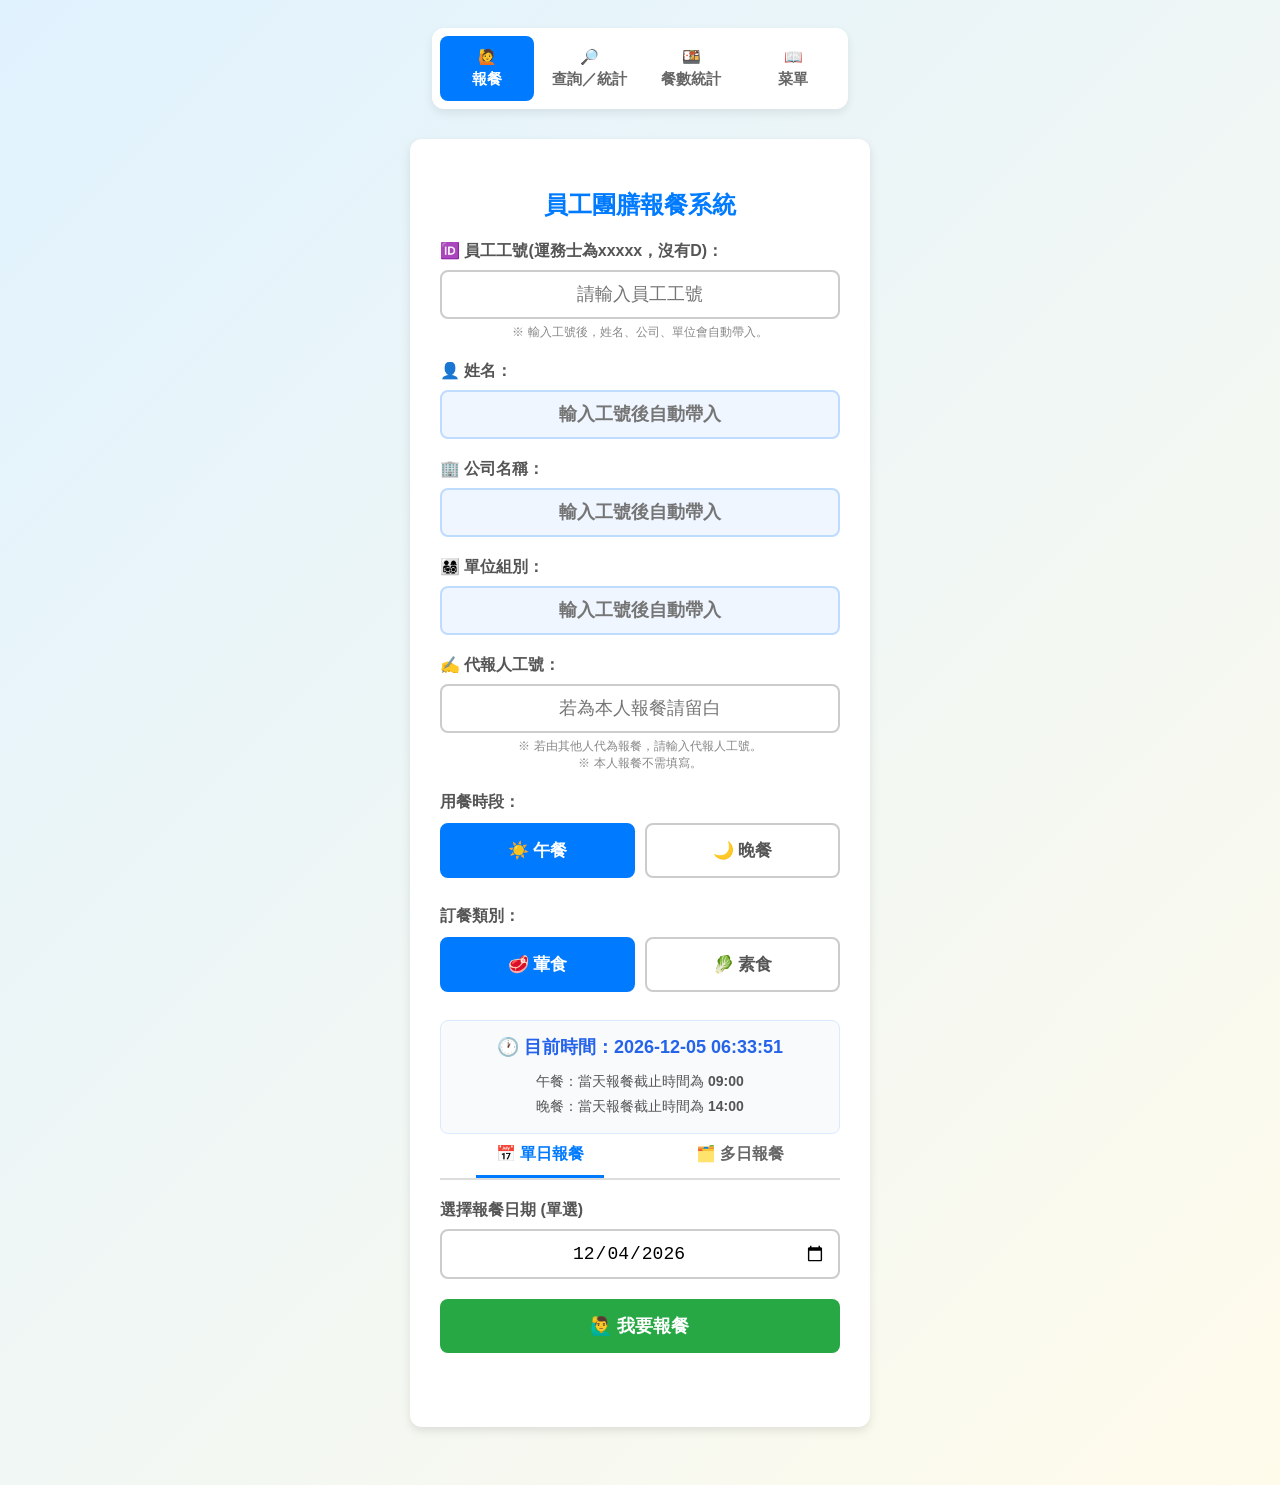
<file: index.html>
<!DOCTYPE html>
<html lang="zh-Hant-TW">

<head>

    <meta charset="UTF-8">

    <meta name="viewport" content="width=device-width, initial-scale=1.0">

    <title>員工團膳報餐系統</title>

    <link rel="manifest" href="manifest.json">
    
    <meta name="apple-mobile-web-app-capable" content="yes">

    <meta name="apple-mobile-web-app-status-bar-style" content="black">

    <link rel="apple-touch-icon" href="icon-192.png">

    <link rel="stylesheet" href="style.css">

    <script src="https://cdn.sheetjs.com/xlsx-0.20.3/package/dist/xlsx.full.min.js"></script>

</head>


<body>

     <!-- 第一層主導覽 -->

    <nav class="system-nav">

        <button type="button" class="system-nav-btn active" onclick="switchSystemPage('order')" data-page="order">
            🙋
            <span>報餐</span>
        </button>

        <button type="button" class="system-nav-btn" onclick="switchSystemPage('query')" data-page="query">
            🔎
            <span>查詢／統計</span>
        </button>

        <button type="button"class="system-nav-btn" onclick="switchSystemPage('meal-stat')" data-page="meal-stat">
            🍱
            <span>餐數統計</span>
        </button>

        <button type="button" class="system-nav-btn" onclick="switchSystemPage('menu')" data-page="menu">
            📖
            <span>菜單</span>
        </button>

    </nav>


    <!--  系統頁面 -->

    <main class="system-pages">

        <section id="page-order" class="system-page active">    

            <!--  員工資料查詢視窗 -->
            
            <div id="loadingOverlay" class="loading-overlay">
            
                <div class="loading-box">
            
                    <div class="loading-spinner"></div>
            
                    <div id="loadingText" class="loading-text">
                        正在查詢員工資料...
                    </div>
            
                    <div class="loading-hint">
                        請稍候，查詢完成後會自動關閉
                    </div>
            
                </div>
            
            </div>
               
            <div class="card">
            
                <h2> 員工團膳報餐系統 </h2>
                
                <!-- 員工工號 -->
                
                <div class="input-group">
                
                    <label for="empIdInput">    
                        🆔 員工工號(運務士為xxxxx，沒有D)：    
                    </label>
                
                    <input type="text" id="empIdInput" class="input-field" autocomplete="off" autocapitalize="characters" placeholder="請輸入員工工號">
                
                    <div class="hint">    
                        ※ 輸入工號後，姓名、公司、單位會自動帶入。    
                    </div>
                
                </div>
                
                
                <!-- 員工姓名 -->
                
                <div class="input-group">
                
                    <label for="nameInput">
                        👤 姓名：    
                    </label>
                
                    <input type="text" id="nameInput" class="auto-field"  readonly placeholder="輸入工號後自動帶入">
                
                </div>
                    
                    <!-- 公司 -->
                    
                    <div class="input-group">
                    
                        <label for="companySelect">
                            🏢 公司名稱：
                        </label>
                    
                        <input type="text"  id="companySelect" class="auto-field" readonly placeholder="輸入工號後自動帶入">
                    
                    </div>
                    
                        <!-- 單位 -->
                        
                        <div class="input-group">
                        
                            <label for="unit">
                                👨‍👩‍👧‍👦 單位組別：
                            </label>
                        
                            <input type="text" id="unit" class="auto-field" readonly placeholder="輸入工號後自動帶入">
                    
                        </div>
                
                    <!-- 代報人工號 -->
                    
                    <div class="input-group">
                    
                        <label for="proxyEmpIdInput">
                            ✍️ 代報人工號：        
                        </label>
                    
                        <input  type="text" id="proxyEmpIdInput"  class="input-field"  autocomplete="off" autocapitalize="characters" placeholder="若為本人報餐請留白">
                    
                        <div class="hint">
                            ※ 若由其他人代為報餐，請輸入代報人工號。<br>
                            ※ 本人報餐不需填寫。
                        </div>
                    
                    </div>
                
                    <!-- 用餐時段 -->
                
                    <div class="input-group">
            
                        <label>
                            用餐時段：
                        </label>   
            
                        <div class="meal-options">
                
                
                            <label class="meal-option">
                
                                <input type="radio" name="mealTime" value="午餐" checked id="white">
                
                                <span>
                                    ☀️ 午餐
                                </span>
                
                            </label>    
                
                            <label class="meal-option">
                
                                <input type="radio" name="mealTime" value="晚餐" id="black">
                
                                <span>
                                    🌙 晚餐
                                </span>
                
                            </label>   
                
                        </div>
            
                    </div>    
                
                    <!-- 葷素 -->
                
                    <div class="input-group">
            
                        <label>
                            訂餐類別：
                        </label>
            
            
                        <div class="meal-options">
            
                            <label class="meal-option">
            
                                <input type="radio" name="category" value="葷食" checked>
            
                                <span>
                                    🥩 葷食
                                </span>
            
                            </label>
            
                            <label class="meal-option">
            
                                <input type="radio" name="category" value="素食">
            
                                <span>
                                    🥬 素食
                                </span>
            
                            </label>
            
                        </div>
            
                    </div>
                
                    <div id="single-time-info" class="single-time-info">
                    
                        <div id="current-time" class="current-time">
                            🕐 目前時間：讀取中...
                        </div>            
                    
                        <div class="meal-rule">            
                             午餐：當天報餐截止時間為
                            <strong>09:00</strong>            
                        </div>            
                    
                        <div class="meal-rule">            
                            晚餐：當天報餐截止時間為
                            <strong>14:00</strong>            
                        </div>
                    
                    </div>    
                
                    <!-- 分頁 -->
                
                    <div class="tabs">    
            
                        <button class="tab-btn active"  onclick="switchTab('single')" type="button">
                            📅 單日報餐
                        </button>
            
                        <button class="tab-btn" onclick="switchTab('multi')" type="button">
                            🗂️ 多日報餐
                        </button>
            
                    </div>  
                
                    <!-- 單日報餐 -->
                
                    <div id="tab-single" class="tab-content active">
            
                        <div class="input-group">
            
                            <label for="single-date">
                                選擇報餐日期 (單選)
                            </label>
            
                            <input type="date" id="single-date" class="input-field">
            
                        </div>
            
                    </div>
                    
                    <!-- 多日報餐 -->
            
                    <div id="tab-multi" class="tab-content">
            
            
                        <div class="input-group">
            
                            <label>
                                選擇報餐日期 (可多選)
                            </label>
                            
                            <div id="multi-date-list" class="date-checkbox-list">
                            </div>
            
                        </div>
                        
                    </div>    
                
                        <!-- 報餐按鈕 -->
                
                        <button class="btn btn-lunch" id="submitBtn" onclick="submitOrder()" type="button">    
                            🙋‍♂️ 我要報餐    
                        </button>
                
                        <!-- 狀態 -->
                
                        <div class="status" id="statusMsg"></div>   
            
            </div>
        </section>

        <!--  第一層：查詢／統計 -->
    
        <section id="page-query" class="system-page">
    
            <div class="card">
    
                <h2>
                    🔎 查詢／統計
                </h2>   
    
                <!-- 查詢條件 -->
    
                <div class="input-group">
    
                    <label for="queryEmployeeId">
                        🆔 員工工號
                    </label>
    
                    <input type="text" id="queryEmployeeId" class="input-field" placeholder="" autocomplete="off">
    
                </div>
    
    
                <div class="input-group">
    
                    <label for="queryCompany">
                        🏢 公司名稱
                    </label>
    
                    <input type="text" id="queryCompany" class="input-field query-company-locked" placeholder="" autocomplete="off" readonly>
    
                </div>

                <div class="input-group">
                    <label>
                        🍽️ 用餐時段
                    </label>
                    
                    <div class="query-meal-time-group" id="queryMealTimeGroup">
                    
                        <button type="button" class="query-meal-btn active" data-meal-time="全部" onclick="selectQueryMealTime('全部')">
                            全部
                        </button>
                    
                        <button type="button" class="query-meal-btn" data-meal-time="午餐" onclick="selectQueryMealTime('午餐')">
                            午餐
                        </button>
                    
                        <button type="button" class="query-meal-btn" data-meal-time="晚餐" onclick="selectQueryMealTime('晚餐')">
                            晚餐
                        </button>
                    
                    </div>
                    
                    <!-- 實際查詢值 -->
                    <input type="hidden" id="queryMealTime" value="全部">
                    
                </div>   
    
                <div class="input-group">
    
                    <label>
                        📅 日期區間
                    </label>
    
                    <div style=" display:flex;  gap:10px;">
    
                        <input type="date" id="queryStartDate" class="input-field">
    
                        <input type="date" id="queryEndDate" class="input-field">
    
                    </div>
    
                    <div class="hint">
                        ※ 僅能查詢今天至未來 30 天
                    </div>
    
                </div>    
    
                <!-- 查詢按鈕 -->
    
                <button type="button" class="btn btn-lunch" onclick="queryOrders()">
                    🔎 查詢報餐
                </button>
    
                <!-- 查詢結果 -->
    
                <div id="queryResult" class="query-result">
    
                    <div class="hint">
                        請設定查詢條件後按「查詢報餐」
                    </div>
    
                </div>
    
            </div>
    
        </section>
    
        <!-- 餐數統計 -->
        
        <section id="page-meal-stat" class="system-page">
        
            <div class="card">
        
                <h2>
                    🍱 餐數統計
                </h2>        
        
                <!-- 統計查詢區 -->
        
                <div class="statistics-date-box">
        
                    <label for="statisticsDate">
                        📅 統計日期
                    </label>
        
                    <input type="date" id="statisticsDate">
        
                    <button type="button" onclick="getMealStatistics()" class="statistics-btn">
                        🔎 查詢
                    </button>
        
                </div>        
        
                <!-- 統計狀態 -->
        
                <div id="mealStatisticsStatus" class="status"></div>        
        
                <!-- 統計結果 -->
        
                <div id="mealStatisticsResult" class="meal-statistics-result"></div>
        
            </div>
        
        </section>    
    
        <section id="page-menu" class="system-page">
        
            <div class="card menu-card">
        
                <div id="menuCompany" class="menu-company">
                    載入中...
                </div>
        
                <!-- 菜單切換 -->
                <div class="tab-buttons menu-tab-buttons">
        
                    <button type="button" id="menuThisWeekTab" class="tab-btn active" onclick="switchMenuWeek('thisWeek')">
                        本週菜單
                    </button>
        
                    <button type="button" id="menuNextWeekTab" class="tab-btn" onclick="switchMenuWeek('nextWeek')">
                        下週菜單
                    </button>
        
                </div>
        
                <!-- 菜單內容 -->
                <div id="menuList" class="menu-list">
                    <div class="hint">
                        ⏳ 正在載入...
                    </div>
                </div>        
            </div>
        
        </section>

    </main>
    
    <script src="script.js"></script>

</body>

</html>
</file>
<file: style.css>
body {
            font-family: Arial, sans-serif;
            background:
                linear-gradient(
                    135deg,
                    #E0F2FE 0%,
                    #FFFBEB 100%
                );
            text-align: center;
            padding: 20px;
            color: #333;
            transition:
                background 0.3s ease;
        }

        /* -------------------------------------------------
           卡片
        ------------------------------------------------- */

        .card {
            background: white;
            max-width: 400px;
            margin: 30px auto;
            padding: 30px;
            border-radius: 12px;
            box-shadow:
                0 4px 10px
                rgba(0,0,0,0.1);
        }

        h2 {
            color: #007bff;
            margin-bottom: 20px;
        }

        /* -------------------------------------------------
           輸入區
        ------------------------------------------------- */

        .input-group {
            margin: 20px 0;
            text-align: left;
        }
        
        .input-group label {
            display: block;
            font-weight: bold;
            margin-bottom: 8px;
            font-size: 16px;
            color: #555;
        }

        .input-field {
            display: block;
            width: 100%;
            padding: 12px;
            font-size: 18px;
            border: 2px solid #ccc;
            border-radius: 8px;
            box-sizing: border-box;
            text-align: center;
        }

        .input-field:focus {
            border-color: #007bff;
            outline: none;
        }

        /* -------------------------------------------------
           按鈕
        ------------------------------------------------- */

        .btn {
            display: block;
            width: 100%;
            padding: 15px;
            margin: 15px 0;
            font-size: 18px;
            border: none;
            border-radius: 8px;
            cursor: pointer;
            transition: 0.2s;
            font-weight: bold;
        }

        .btn-lunch {
            background-color: #28a745;
            color: white;
        }

        .btn-lunch:hover {
            background-color: #218838;
        }

        .btn:disabled {
            background-color: #999;
            cursor: not-allowed;
        }

        /* -------------------------------------------------
           狀態訊息
        ------------------------------------------------- */

        .status {
            margin-top: 20px;
            font-weight: bold;
            font-size: 16px;
            line-height: 1.8;
            min-height: 24px;
            text-align: left;
            word-break: break-word;
        }

        .status-title {
            text-align: center;
            font-size: 18px;
            margin-bottom: 10px;
        }

        .result-success {
            color: #28a745;
        }

        .result-fail {
            color: #dc3545;
        }

        .hint {
            font-size: 12px;
            color: #888;
            text-align: center;
            margin-top: 5px;
        }

        /* -------------------------------------------------
           午餐 / 晚餐
        ------------------------------------------------- */

        .meal-options {
            display: flex;
            gap: 10px;
            margin-top: 10px;
        }

        .meal-option {
            flex: 1;
            cursor: pointer;
        }

        .meal-option input {
            display: none;
        }

        .meal-option span {
            display: block;
            padding: 14px 10px;
            text-align: center;
            border: 2px solid #ccc;
            border-radius: 8px;
            background-color: #fff;
            font-size: 17px;
            font-weight: bold;
            transition: 0.2s;
        }

        .meal-option input:checked + span {
            background-color: #007bff;
            color: white;
            border-color: #007bff;
        }

        /* -------------------------------------------------
           分頁
        ------------------------------------------------- */

        .tabs {
            display: flex;
            justify-content: space-around;
            margin-bottom: 20px;
            border-bottom: 2px solid #ddd;
        }

        .tab-btn {
            background: none;
            border: none;
            padding: 10px 20px;
            font-size: 16px;
            font-weight: bold;
            cursor: pointer;
            color: #666;
            border-bottom: 3px solid transparent;
            transition: 0.2s;
        }

        .tab-btn.active {
            color: #007bff;
            border-bottom-color: #007bff;
        }

        .tab-content {
            display: none;
        }

        .tab-content.active {
            display: block;
        }

        /* -------------------------------------------------
           多日日期
        ------------------------------------------------- */

        .date-checkbox-list {

            display: grid;

            grid-template-columns:
                repeat(1, 1fr);

            gap: 10px;

            max-height: 250px;

            overflow-y: auto;

            border:
                2px solid #ccc;

            border-radius: 8px;

            padding: 10px;

            background: #fafafa;

        }


        .date-item {

            display: flex;

            align-items: center;

            padding: 8px;

            background: white;

            border:
                1px solid #ddd;

            border-radius: 6px;

            cursor: pointer;

        }


        .date-item:hover {

            background: #f0f8ff;

        }


        .date-item input {

            margin-right: 8px;

            transform: scale(1.2);

        }


        /* -------------------------------------------------
           午餐背景
        ------------------------------------------------- */

        body.white-mode {

            background:
                linear-gradient(
                    135deg,
                    #E0F2FE 0%,
                    #FFFBEB 100%
                );

        }


        /* -------------------------------------------------
           晚餐背景
        ------------------------------------------------- */

        body.dark-mode {

            background:
                linear-gradient(
                    135deg,
                    #0F172A 0%,
                    #1E1B4B 100%
                );

        }


        body.dark-mode .card {

            background: #f8fafc;

        }

    /* =================================================
       員工資料查詢視窗
    ================================================= */
    
    .loading-overlay {
    
        display: none;
    
        position: fixed;
    
        top: 0;
        left: 0;
        right: 0;
        bottom: 0;
    
        background: rgba(0, 0, 0, 0.55);
    
        z-index: 99999;
    
        justify-content: center;
    
        align-items: center;
    
    }
    
    
    .loading-box {
    
        width: 280px;
    
        padding: 30px 20px;
    
        background: white;
    
        border-radius: 15px;
    
        text-align: center;
    
        box-shadow:
            0 5px 25px
            rgba(0, 0, 0, 0.3);
    
    }
    
    
    .loading-spinner {
    
        width: 45px;
    
        height: 45px;
    
        margin: 0 auto 20px;
    
        border:
            5px solid #e5e7eb;
    
        border-top-color:
            #007bff;
    
        border-radius: 50%;
    
        animation:
            loading-spin 0.8s linear infinite;
    
    }
    
    
    .loading-text {
    
        font-size: 18px;
    
        font-weight: bold;
    
        color: #333;
    
    }
    
    
    .loading-hint {
    
        margin-top: 10px;
    
        font-size: 14px;
    
        color: #888;
    
    }
    
    
    @keyframes loading-spin {
    
        from {
            transform: rotate(0deg);
        }
    
        to {
            transform: rotate(360deg);
        }
    
    }

    /* -------------------------------------------------
       系統自動帶入欄位
    ------------------------------------------------- */
    
    .auto-field {
    
        display: block;
    
        width: 100%;
    
        padding: 12px;
    
        font-size: 18px;
    
        border:
            2px solid #bfdbfe;
    
        border-radius: 8px;
    
        box-sizing: border-box;
    
        text-align: center;
    
        background-color: #eff6ff;
    
        color: #374151;
    
        font-weight: bold;
    
        cursor: not-allowed;
    
    }

        /* -------------------------------------------------
           單日報餐時間資訊
        ------------------------------------------------- */

        .single-time-info {
        
            margin-top: 12px;
        
            padding: 14px;
        
            background-color: #f8fafc;
        
            border:
                1px solid #dbeafe;
        
            border-radius: 8px;
        
            text-align: center;
        
        }
        
        
        /* 目前時間 */
        
        .current-time {
        
            font-size: 18px;
        
            font-weight: bold;
        
            color: #2563eb;
        
            margin-bottom: 10px;
        
        }
        
        
        /* 報餐規則 */
        
        .meal-rule {
        
            font-size: 14px;
        
            color: #555;
        
            line-height: 1.8;
        
        }

        /* =================================================
           系統第一層頁面
        ================================================= */
        
        .system-page {
            display: none;
        }
        
        .system-page.active {
            display: block;
        }

        /* =================================================
           系統第一層主導覽
        ================================================= */
        
        .system-nav {
        
            max-width: 400px;
        
            margin: 0 auto 20px auto;
        
            display: grid;
        
            grid-template-columns:
                repeat(4, 1fr);
        
            gap: 8px;
        
            background: white;
        
            padding: 8px;
        
            border-radius: 12px;
        
            box-shadow:
                0 4px 10px
                rgba(0,0,0,0.08);
        
        }
        
        
        .system-nav-btn {
        
            border: none;
        
            background: transparent;
        
            padding: 12px 6px;
        
            border-radius: 8px;
        
            cursor: pointer;
        
            font-size: 15px;
        
            font-weight: bold;
        
            color: #666;
        
            transition: 0.2s;
        
        }
        
        
        .system-nav-btn span {
        
            display: block;
        
            margin-top: 4px;
        
        }
        
        
        .system-nav-btn:hover {
        
            background: #f0f8ff;
        
            color: #007bff;
        
        }
        
        
        .system-nav-btn.active {
        
            background: #007bff;
        
            color: white;
        
        }
        
        
        /* -------------------------------------------------
           手機版
        ------------------------------------------------- */
        
        @media (max-width: 500px) {
        
            .system-nav-btn {
        
                font-size: 13px;
        
                padding: 10px 3px;
        
            }
        
        }

        /* =================================================
           查詢日期區間
           手機版防止日期欄位突出
        ================================================= */
        
        #page-query input[type="date"] {
            min-width: 0;
            width: 100%;
        }
        
        #page-query .input-group > div[style*="display:flex"] {
            width: 100%;
            box-sizing: border-box;
        }
        
        @media (max-width: 600px) {
        
            #page-query .input-group > div[style*="display:flex"] {
                gap: 6px !important;
            }
        
            #page-query input[type="date"] {
                min-width: 0;
                width: 0;
                flex: 1 1 0;
                box-sizing: border-box;
        
                /* 手機版日期文字縮小 */
                font-size: 15px;
                padding: 10px 6px;
            }
        
        }

        /* =================================================
           查詢結果表格
        ================================================= */
        
        .query-result {
            width: 100%;
            max-width: 1400px;
            margin: 20px auto;
        }
        
        .query-table-wrapper {
        
            width: 100%;
        
            overflow-x: auto;
        
            margin-top: 20px;
        
            border:
                1px solid #ddd;
        
            border-radius: 10px;
        
            background: white;
        
        }
        
        
        .query-table {
        
            width: 100%;
        
            min-width: 1050px;
        
            border-collapse: collapse;
        
            font-size: 14px;
        
        }
        
        
        .query-table th {
        
            background: #007bff;
        
            color: white;
        
            padding: 12px 10px;
        
            border:
                1px solid #ddd;
        
            white-space: nowrap;
        
            text-align: center;
        
        }
        
        
        .query-table td {
        
            padding: 11px 10px;
        
            border:
                1px solid #ddd;
        
            white-space: nowrap;
        
            text-align: center;
        
        }
        
        
        .query-table tbody tr:nth-child(even) {
        
            background:
                #f8fafc;
        
        }
        
        
        .query-table tbody tr:hover {
        
            background:
                #eff6ff;
        
        }
        
        
        /* =================================================
           電腦版
        ================================================= */
        
        @media (min-width: 769px) {
        
            .query-result {
        
                width: 100%;
        
                max-width: 1400px;
        
                padding:
                    0 20px;
        
                box-sizing: border-box;
        
            }
        
        }
        
        
        /* =================================================
           手機版
        ================================================= */
        
        @media (max-width: 768px) {
        
            .query-result {
        
                width: 100%;
        
                padding:
                    0 10px;
        
                box-sizing: border-box;
        
            }
        
            .query-table-wrapper {
        
                border-radius: 8px;
        
            }
        
            .query-table {
        
                min-width: 1050px;
        
                font-size: 13px;
        
            }
        
        }

        
        
        /* =========================================
           可取消按鈕
        ========================================= */
        
        .cancel-order-btn {
        
            background: #dc3545;
        
            color: #ffffff;
        
            border: none;
        
            border-radius: 8px;
        
            padding: 7px 14px;
        
            font-size: 14px;
        
            font-weight: 600;
        
            cursor: pointer;
        
            transition: all 0.2s ease;
        
        }
        
        
        /* 滑過去 */
        
        .cancel-order-btn:hover {
        
            background: #c82333;
        
            transform: translateY(-1px);
        
        }
        
        
        /* 按下去 */
        
        .cancel-order-btn:active {
        
            background: #a71d2a;
        
            transform: translateY(0);
        
        }
        
        
        /* =========================================
           不可取消
        ========================================= */
        
        .status-disabled {
        
            color: #888888;
        
            background: #eeeeee;
        
            border-radius: 8px;
        
            padding: 7px 14px;
        
            font-size: 14px;
        
            cursor: not-allowed;
        
            display: inline-block;
        
        }

        /* =================================================
           查詢頁面：授權公司鎖定欄位
        ================================================= */
        
        .query-company-locked {
            background-color: #eff6ff !important;
            border-color: #bfdbfe !important;
            color: #374151;
            font-weight: bold;
            cursor: not-allowed !important;
        }
        
        .query-company-locked:hover {
            cursor: not-allowed !important;
        }             
        
        .menu-company {
            text-align: center;
            font-size: 28px;
            font-weight: 700;
            color: #555;
            margin: 8px 0 22px;
        }
        
        
        /* =================================================
           表格
        ================================================= */
        
        .menu-list {
            width: 100%;
        
            overflow-x: auto;
        
            padding: 5px 2px 15px;
        }
        
        
        /* =================================================
           菜單頁面
        ================================================= */
        
        .menu-card {
            width: 100%;
            max-width: 1400px;
            margin: 30px auto;
            box-sizing: border-box;
        }
        
        .menu-company {
            text-align: center;
            font-size: 20px;
            font-weight: 700;
            color: #555;
            margin: 8px 0 22px;
        }
        
        
        /* =================================================
           七天菜單列表
        ================================================= */
        
        .menu-list {
            width: 100%;
            overflow-x: auto;
            padding: 5px 2px 15px;
            box-sizing: border-box;
        }


        /* =================================================
           七天菜單表格
        ================================================= */
        
        .menu-table {
            width: 100%;
        
            /*
               左側餐點欄 + 星期一～星期日
               固定表格配置，避免某一天被內容撐寬
            */
            table-layout: fixed;
        
            /*
               手機仍保留最小寬度，
               避免七天全部擠在一起
            */
            min-width: 850px;
        
            border-collapse: separate;
            border-spacing: 0;
        
            background: #ffffff;
        
            border-radius: 16px;
            overflow: hidden;
        
            box-shadow:
                0 4px 15px rgba(0, 0, 0, 0.08);
        
            border: 1px solid #e8e8e8;
        }
        
        
        /* =================================================
           所有儲存格
        ================================================= */
        
        .menu-table th,
        .menu-table td {
            padding: 13px 10px;
        
            text-align: center;
            vertical-align: middle;
        
            border-right:
                1px solid #eeeeee;
        
            border-bottom:
                1px solid #eeeeee;
        
            box-sizing: border-box;
        
            /*
               文字太長時自動換行
               不允許內容把欄位撐寬
            */
            overflow-wrap: anywhere;
            word-break: break-word;
        }


        /* =================================================
           左側「餐點」分類欄
        ================================================= */
        
        .menu-category-column {
            width: 100px;
            min-width: 100px;
            max-width: 100px;
        
            background:
                linear-gradient(
                    135deg,
                    #fff5f5,
                    #ffe8e8
                );
        
            color: #d85c5c;
            font-weight: 800;
        
            position: sticky;
            left: 0;
            z-index: 3;
        }
        
        
        /* =================================================
           日期標題
        ================================================= */
        
        .menu-table thead th {
            background:
                linear-gradient(
                    135deg,
                    #ff9a9e,
                    #fad0c4
                );
        
            color: #ffffff;
            font-weight: 700;
        
            height: 65px;
        
            /* 手機上下滑時固定第一列 */
            position: sticky;
            top: 0;
        
            /* 確保表頭蓋住下面內容 */
            z-index: 5;
        }
        
        
        /* =================================================
           左上角「餐點」
        ================================================= */
        
        .menu-table thead th:first-child {
            width: 100px;
            min-width: 100px;
            max-width: 100px;
        
            background:
                linear-gradient(
                    135deg,
                    #f47b82,
                    #f5a6a9
                );
        
            /* 同時固定左邊 + 上方 */
            position: sticky;
            left: 0;
            top: 0;
        
            /* 左上角層級最高 */
            z-index: 7;
        }

        
        
        /* =================================================
           星期一～星期日
           7 欄平均分配
        ================================================= */
        
        .menu-table thead th:not(:first-child),
        .menu-table tbody td:not(.menu-row-category) {
            width: calc((100% - 100px) / 7);
        }
        
        
        /* =================================================
           日期
        ================================================= */
        
        .menu-table-date {
            font-size: 16px;
            font-weight: 800;
        }
        
        
        /* =================================================
           星期
        ================================================= */
        
        .menu-table-week {
            margin-top: 4px;
            font-size: 13px;
            opacity: 0.95;
        }
        
        
        /* =================================================
           菜色內容
        ================================================= */
        
        .menu-table td {
            color: #444;
            font-size: 15px;
            line-height: 1.5;
            background: #ffffff;
        }
        
        
        /* =================================================
           滑鼠移過去
        ================================================= */
        
        .menu-table tbody tr:hover td {
            background: #fffafa;
        }
        
        
        /* =================================================
           左側分類名稱
        ================================================= */
        
        .menu-row-category {
            width: 100px;
            min-width: 100px;
            max-width: 100px;
        
            font-size: 14px;
            font-weight: 800;
        
            color: #d85c5c;
            background: #fff7f7 !important;
        
            position: sticky;
            left: 0;
            z-index: 2;
        }
        
        
        /* =================================================
           菜名
        ================================================= */
        
        .menu-food-name {
            font-weight: 600;
            color: #333;
        
            word-break: break-word;
            overflow-wrap: anywhere;
        }
        
        
        /* =================================================
           沒有菜色
        ================================================= */
        
        .menu-food-empty {
            color: #aaa;
            font-weight: 400;
        }
        
        
        /* =================================================
           沒有菜單
        ================================================= */
        
        .menu-empty {
            padding: 20px;
        
            text-align: center;
        
            color: #999999;
        }
        
        
        /* =================================================
           菜單狀態
        ================================================= */
        
        #menuStatus {
            margin-top: 15px;
            text-align: center;
        }
        
        
        /* =================================================
           手機版
        ================================================= */
        
        @media (max-width: 700px) {
        
            .menu-table {
                /*
                   850px = 左側 100px
                         + 7 × 約107px
                */
                min-width: 850px;
            }
        
            .menu-table th,
            .menu-table td {
                padding: 11px 8px;
            }
        
            .menu-category-column,
            .menu-table thead th:first-child,
            .menu-row-category {
                width: 85px;
                min-width: 85px;
                max-width: 85px;
            }
        
            .menu-table thead th:not(:first-child),
            .menu-table tbody td:not(.menu-row-category) {
                width: calc((100% - 85px) / 7);
            }
        
        }
        
        /* =================================================
           手機版固定最左邊欄位
           ================================================= */
        
        @media (max-width: 700px) {
        
            /* 菜單橫向滑動區 */
            .menu-list {
                width: 100%;
                overflow-x: auto;
                overflow-y: visible;
                -webkit-overflow-scrolling: touch;
            }
        
            /* 左上角「餐點」 */
            .menu-table thead th:first-child {        
                z-index: 20;
        
                width: 85px;
                min-width: 85px;
                max-width: 85px;
        
                background:
                    linear-gradient(
                        135deg,
                        #f47b82,
                        #f5a6a9
                    );
        
                box-shadow:
                    2px 0 4px rgba(0, 0, 0, 0.08);
            }
        
            /* 左側「主食／配菜／甜湯」 */
            .menu-table tbody .menu-row-category {
                position: sticky;
                left: 0;
        
                z-index: 10;
        
                width: 85px;
                min-width: 85px;
                max-width: 85px;
        
                background: #fff7f7 !important;
        
                box-shadow:
                    2px 0 4px rgba(0, 0, 0, 0.08);
            }
        
        }


        
        /* =================================================
           餐點統計日期
           ================================================= */
        
        .statistics-date-box {
            display: flex;
            align-items: center;
            justify-content: center;
            gap: 12px;
            flex-wrap: wrap;
            margin: 15px 0 20px;
        }
        
        .statistics-date-box label {
            font-weight: 700;
            color: #333;
        }
        
        .statistics-date-box input[type="date"] {
            padding: 9px 12px;
            border: 1px solid #ccc;
            border-radius: 8px;
            font-size: 15px;
        }
        
        .statistics-btn {
            border: none;
            border-radius: 8px;
            padding: 10px 18px;
            background: #1976d2;
            color: #fff;
            font-size: 15px;
            font-weight: 700;
            cursor: pointer;
            transition: 0.2s;
        }
        
        .statistics-btn:hover {
            background: #125ca8;
        }
               
        
        /* =================================================
           公司統計 CARD
           ================================================= */
        
        .meal-stat-card {
            background: #fff;
        
            border: 1px solid #e1e5ea;
        
            border-radius: 14px;
        
            overflow: hidden;
        
            box-shadow:
                0 3px 12px
                rgba(0, 0, 0, 0.07);
        
            transition:
                transform 0.2s,
                box-shadow 0.2s;
        }
        
        
        .meal-stat-card:hover {
        
            transform:
                translateY(-2px);
        
            box-shadow:
                0 6px 18px
                rgba(0, 0, 0, 0.11);
        
        }
        
        
        /* =================================================
           公司名稱
           ================================================= */
        
        .meal-stat-company {
        
            padding: 14px 18px;
        
        background:
            linear-gradient(
                135deg,
                #1976d2,
                #42a5f5
            );
        
            color: #fff;
        
            font-size: 18px;
        
            font-weight: 700;
        
        }
        
        
        /* =================================================
           午餐／晚餐區塊
           ================================================= */
        
        .meal-stat-section {
        
            padding: 14px 16px;
        
            border-bottom:
                1px solid #edf0f3;
        }
        
        
        .meal-stat-title {
        
            font-size: 16px;
        
            font-weight: 700;
        
            color: #333;
        
            margin-bottom: 10px;
        
        }
        
        
        /* =================================================
           葷／素／合計
           ================================================= */
        
        .meal-stat-row {
        
            display: grid;
        
            grid-template-columns:
                repeat(
                    3,
                    1fr
                );
        
            gap: 8px;
        
        }
        
        
        .meal-stat-item {
        
            text-align: center;
        
            background: #f7f9fb;
        
            border-radius: 9px;
        
            padding: 9px 5px;
        
        }
        
        
        .meal-stat-item-label {
        
            font-size: 13px;
        
            color: #777;
        
            margin-bottom: 3px;
        
        }
        
        
        .meal-stat-item-value {
        
            font-size: 22px;
        
            font-weight: 800;
        
            color: #333;
        
        }
        
        
        /* =================================================
           合計欄
           ================================================= */
        
        .meal-stat-item.total {
        
            background:
                #e8f3ff;
        
        }
        
        
        .meal-stat-item.total
        .meal-stat-item-label {
        
            color:
                #1976d2;
        
        }
        
        
        .meal-stat-item.total
        .meal-stat-item-value {
        
            color:
                #1565c0;
        
        }
        
        
        /* =================================================
           公司總計
           ================================================= */
        
        .meal-stat-grand-total {
        
            display: flex;
        
            align-items: center;
        
            justify-content: space-between;
        
            padding: 14px 18px;
        
            background:
                #f8fafc;
        
        }

        .meal-stat-grand-total-label {
        
            font-size: 15px;
        
            font-weight: 700;
        
            color: #555;

            white-space: nowrap;
        
        }
        
        .meal-stat-grand-total-value {

            width: 100%;
        
            font-size: 28px;
        
            font-weight: 900;
        
            color: #1976d2;

            text-align: center;
        
        }
        
        
        /* =================================================
           全部公司合計
           ================================================= */
        
        .meal-stat-card.total-card {
        
            border:
                2px solid #d32f2f;
        
        }
        
        
        .meal-stat-card.total-card
        .meal-stat-company {
        
        background:
            linear-gradient(
                135deg,
                #d32f2f,
                #ef5350
            );
         }
        
        
        .meal-stat-card.total-card
        .meal-stat-grand-total {
        
            background:
                #e3f2fd;
        
        }
        
        
        .meal-stat-card.total-card
        .meal-stat-grand-total-value {
        
            color:
                #0d47a1;
        
        }
        
        
        /* =================================================
           沒資料
           ================================================= */
        
        .meal-stat-empty {
        
            grid-column:
                1 / -1;
        
            text-align:
                center;
        
            padding:
                35px 20px;
        
            color:
                #777;
        
            background:
                #f8f9fa;
        
            border-radius:
                12px;
        
        }
        
        
        /* =================================================
           手機版
           ================================================= */
        
        @media (max-width: 700px) {
        
            .meal-stat-grid {
        
                grid-template-columns:
                    1fr;
        
            }
        
        
            .statistics-date-box {
        
                flex-direction:
                    column;
        
                align-items:
                    stretch;
        
            }
        
        
            .statistics-date-box
            input[type="date"],
            .statistics-btn {
        
                width:
                    100%;
        
                box-sizing:
                    border-box;
        
            }
        
        }

        /* =================================================
           餐點統計結果：電腦版自動並排、手機版單欄
           ================================================= */
        
        .meal-statistics-result {
            display: grid;
            grid-template-columns: repeat(
                auto-fit,
                minmax(320px, 1fr)
            );
            gap: 20px;
            align-items: start;
            width: 100%;
            box-sizing: border-box;
        }
        
        
        /* 公司統計卡 */
        
        .meal-stat-card {
            width: 100%;
            box-sizing: border-box;
        }
        
        
        /* 全部公司合計 */
        
        .meal-stat-card.total-card {
            grid-column: 1 / -1;
        }
        
        
        /* =================================================
           平板
           ================================================= */
        
        @media (max-width: 768px) {
        
            .meal-statistics-result {
                grid-template-columns: 1fr;
                gap: 15px;
            }
        
            .meal-stat-card.total-card {
                grid-column: auto;
            }
        
        }
        
        
        /* =================================================
           手機
           ================================================= */
        
        @media (max-width: 480px) {
        
            .meal-statistics-result {
                grid-template-columns: 1fr;
                gap: 12px;
            }
        
            .meal-stat-card {
                min-width: 0;
            }
        
        }

        
        /* 報餐頁：維持窄版 */
        #page-order .card {
            max-width: 400px;
        }
        
        /* 查詢頁：寬版 */
        #page-query .card {
            max-width: 400px;
            width: 100%;
            box-sizing: border-box;
        }
        
        /* 餐點統計：寬版 */
        #page-meal-stat .card {
            max-width: 1400px;
            width: 100%;
            box-sizing: border-box;
        }
        
        /* 菜單：寬版 */
        #page-menu .card {
            max-width: 1400px;
            width: 100%;
            box-sizing: border-box;
        }


        /* =================================================
        查詢：用餐時段按鈕
        ================================================= */
        
        .query-meal-time-group {
        display: flex;
        gap: 10px;
        width: 100%;
        }
        
        .query-meal-btn {
        flex: 1;
        padding: 12px 16px;
        
        border: 1px solid #d0d0d0;
        border-radius: 10px;
        
        background: #f5f5f5;
        color: #555;
        
        font-size: 16px;
        font-weight: 600;
        
        cursor: pointer;
        
        transition:
            background-color 0.2s ease,
            color 0.2s ease,
            border-color 0.2s ease,
            transform 0.1s ease;
        
        
        }
        
        .query-meal-btn:hover {
        background: #e9e9e9;
        }
        
        .query-meal-btn:active {
        transform: scale(0.98);
        }
        
        /* 被選取的按鈕 */
        
        .query-meal-btn.active {
        background: #ff9800;
        color: #ffffff;
        border-color: #ff9800;
        }
        
        /* 手機版 */
        
        @media (max-width: 480px) {
        
        .query-meal-time-group {
            gap: 8px;
        }
        
        .query-meal-btn {
            padding: 11px 8px;
            font-size: 15px;
        }
        
        
        }

        /* =================================================
           查詢結果筆數
        ================================================= */
        
        .query-result-count {
        
            margin-top: 15px;
        
            margin-bottom: 8px;
        
            color: #666;
        
            font-size: 14px;
        
        }
        
        
        /* =================================================
           查詢結果分頁
        ================================================= */
        
        .query-pagination {
        
            display: flex;
        
            align-items: center;
        
            justify-content: center;
        
            gap: 15px;
        
            margin-top: 18px;
        
            margin-bottom: 20px;
        
        }
        
        
        /* =================================================
           分頁按鈕
        ================================================= */
        
        .query-page-btn {
        
            min-width: 90px;
        
            padding: 10px 14px;
        
            border: 1px solid #ddd;
        
            border-radius: 8px;
        
            background: #ffffff;
        
            color: #555;
        
            font-size: 14px;
        
            cursor: pointer;
        
        }
        
        
        /* 滑鼠移過去 */
        
        .query-page-btn:hover:not(:disabled) {
        
            background: #f5f5f5;
        
            border-color: #aaa;
        
        }
        
        
        /* 目前不能按 */
        
        .query-page-btn:disabled {
        
            background: #eeeeee;
        
            color: #aaaaaa;
        
            cursor: not-allowed;
        
        }
        
        
        /* =================================================
           第幾頁
        ================================================= */
        
        .query-page-info {
        
            min-width: 80px;
        
            text-align: center;
        
            color: #555;
        
            font-size: 15px;
        
        }


        /* =================================================
           餐點統計：Excel 資料表風格
        ================================================= */
        
        .meal-stat-table-wrapper {
            width: 100%;
            overflow-x: auto;
            margin-top: 15px;
            border: 1px solid #d5dce5;
            border-radius: 10px;
            background: #fff;
            box-shadow: 0 3px 12px rgba(0, 0, 0, 0.06);
            -webkit-overflow-scrolling: touch;
        }
        
        .meal-stat-table {
            width: 100%;
            min-width: 800px;
            border-collapse: separate;
            border-spacing: 0;
            table-layout: auto;
            font-size: 14px;
            color: #334155;
        }
        
        /* 所有儲存格 */
        
        .meal-stat-table th,
        .meal-stat-table td {
            padding: 12px 14px;
            text-align: center;
            white-space: nowrap;
            border-right: 1px solid #dfe5ec;
            border-bottom: 1px solid #dfe5ec;
            box-sizing: border-box;
        }
        
        /* 表頭 */
        
        .meal-stat-table thead th {
            position: sticky;
            top: 0;
            z-index: 2;
            font-weight: 700;
            background: #edf2f7;
            color: #334155;
        }
        
        /* 公司名稱欄 */
        
        .meal-stat-table .company-col {
            min-width: 150px;
            background: #e8eef6;
            text-align: center;
            vertical-align: middle;    
        }
        
        .meal-stat-table td.company-name {
            text-align: center;
            font-weight: 600;
            min-width: 150px;
            background: #f8fafc;
        }
        
        /* 午餐與晚餐表頭 */
        
        .meal-stat-table .lunch-header {
            background: #dbeafe;
            color: #1d4ed8;
        }
        
        .meal-stat-table .dinner-header {
            background: #ffedd5;
            color: #c2410c;
        }
        
        .meal-stat-table .grand-header {
            background: #e0e7ff;
            color: #3730a3;
        }
        
        /* 合計欄 */
        
        .meal-stat-table td.subtotal {
            background: #f0f7ff !important;
            color: #1565c0;
            font-weight: 700;
        }

        /* 總計欄 */
        
        .meal-stat-table tbody tr:not(.total-row) td.row-grand-total {
            background-color: #e8f3ff !important;
            color: #1565c0 !important;
            font-weight: 700;
        }
        
        .meal-stat-table td.row-grand-total {
            background-color: #EDE7F6;
            color: #5E35B1;
            font-weight: 800;
        }
        
        /* 隔行底色 */
        
        .meal-stat-table tbody tr:nth-child(even):not(.meal-stat-total-row) td {
            background-color: #f8fafc;
        }
        
        /* 滑鼠移過去 */
        
        .meal-stat-table tbody tr:not(.meal-stat-total-row):hover td {
            background-color: #FFF9C4 !important;
            color: #333333 !important;
            transition: background-color 0.2s ease;
        }
                
        /* 全部合計 */
        
        .meal-stat-table tbody tr.meal-stat-total-row td {
            background: #dbeafe !important;
            color: #1e3a8a;
            font-weight: 800;
            border-top: 2px solid #2563eb;
            border-bottom: 0;
        }
        
        .meal-stat-table tbody tr.meal-stat-total-row td:first-child {
            background: #bfdbfe !important;
        }

        /* 全部合計：最右側總計欄 */
        .meal-stat-table tbody tr.meal-stat-total-row td.row-grand-total {
            background-color: #dbeafe !important;
            color: #1d4ed8 !important;
        }
        
        /* 最後一欄不顯示右側邊框 */
        
        .meal-stat-table th:last-child,
        .meal-stat-table td:last-child {
            border-right: 0;
        }
        
        /* 手機版 */
        
        @media (max-width: 700px) {
        
            .meal-stat-table {
                min-width: 760px;
                font-size: 13px;
            }
        
            .meal-stat-table th,
            .meal-stat-table td {
                padding: 10px 9px;
            }
        
            .meal-stat-table td.company-name {
                min-width: 120px;
            }
        
        }

        /* excel下載圖示 */

        .query-export-toolbar {
            display: flex;
            justify-content: center;
            margin: 12px 0;
        }
        
        .query-excel-btn {
            display: inline-flex;
            align-items: center;
            justify-content: center;
            gap: 8px;
            background-color: #217346;
            color: #ffffff;
            border: none;
            border-radius: 6px;
            padding: 10px 20px;
            font-size: 15px;
            font-weight: 600;
            cursor: pointer;
            box-shadow: 0 2px 5px rgba(0, 0, 0, 0.12);
            transition: background-color 0.2s ease;
        }
        
        .query-excel-btn:hover {
            background-color: #185c37;
        }
        
        .query-excel-btn:active {
            transform: translateY(1px);
        }
        
        .query-excel-btn:focus-visible {
            outline: 3px solid #86c9a2;
            outline-offset: 3px;
        }


        /* =================================================
           餐點統計：午餐／晚餐切換按鈕
        ================================================= */
        
        .meal-stat-tabs {
            display: flex;
            gap: 12px;
            margin-bottom: 20px;
        }
        
        .meal-stat-tab {
            flex: 1;
            min-height: 48px;
            padding: 12px 16px;
        
            border: 1px solid #d1d5db;
            border-radius: 10px;
        
            background: #f9fafb;
            color: #374151;
        
            font-size: 16px;
            font-weight: 700;
        
            cursor: pointer;
            transition: all 0.2s ease;
        }
        
        .meal-stat-tab:hover {
            background: #f3f4f6;
        }
        
        .meal-stat-tab.active.lunch-tab {
            background: #e0f2fe;
            color: #075985;
            border-color: #0284c7;
        }
        
        .meal-stat-tab.active.dinner-tab {
            background: #f3e8ff;
            color: #6b21a8;
            border-color: #9333ea;
        }
        
        
        /* 手機版 */
        @media (max-width: 600px) {
        
            .meal-stat-tabs {
                gap: 8px;
            }
        
            .meal-stat-tab {
                padding: 10px 6px;
                font-size: 14px;
            }
        
        }


        /* =================================================
           餐點統計：改為上下排列
        ================================================= */
        
        #mealStatisticsResult {
            display: flex;
            flex-direction: column;
            width: 100%;
            gap: 16px;
        }
        
        /* 午餐／晚餐切換按鈕：位於上方 */
        #mealStatisticsResult .meal-stat-tabs {
            display: flex;
            flex-direction: row;
            width: 100%;
            gap: 12px;
            margin-bottom: 0;
        }
        
        /* 統計表格：位於下方 */
        #mealStatisticsResult .meal-stat-content {
            display: block;
            width: 100%;
            min-width: 0;
        }
        
        /* 表格容器佔滿可用寬度 */
        #mealStatisticsResult .meal-stat-table-wrapper {
            width: 100%;
            max-width: 100%;
            overflow-x: auto;
        }
        
        
        /* 手機版 */
        @media (max-width: 600px) {
        
            #mealStatisticsResult .meal-stat-tabs {
                gap: 8px;
            }
        
            #mealStatisticsResult .meal-stat-tab {
                min-width: 0;
                padding: 10px 6px;
                font-size: 14px;
            }
        }


        /* =================================================
           餐點統計：手機版縮小公司名稱欄
        ================================================= */
        
        @media (max-width: 600px) {
        
            #mealStatisticsResult .meal-stat-table {
                width: 100%;
                table-layout: fixed;
            }
        
            /* 公司名稱欄 */
            #mealStatisticsResult .meal-stat-table th.company-col,
            #mealStatisticsResult .meal-stat-table td.company-name {
                width: 38%;
                max-width: 38%;
                padding: 8px 5px;
                overflow-wrap: anywhere;
                word-break: break-word;
            }
        
            /* 數量欄位 */
            #mealStatisticsResult .meal-stat-table th:not(.company-col),
            #mealStatisticsResult .meal-stat-table td:not(.company-name) {
                padding: 8px 4px;
                text-align: center;
                white-space: normal;
            }
        
        }


        /* =================================================
           餐點統計：載入中區塊填滿 CARD
        ================================================= */
        
        #mealStatisticsResult > .meal-stat-empty {
            display: block;
            box-sizing: border-box;
            width: 100%;
            max-width: 100%;
            min-width: 0;
            padding: 20px 16px;
            text-align: center;
            white-space: normal;
            overflow-wrap: anywhere;
        }
        
        /* 避免載入中的外層容器被壓縮 */
        #mealStatisticsResult {
            width: 100%;
            min-width: 0;
            align-items: stretch;
        }
        
        /* 手機版 */
        @media (max-width: 600px) {
            #mealStatisticsResult > .meal-stat-empty {
                width: 100%;
                padding: 18px 10px;
            }
        }


        /* =================================================
           餐點統計：午餐／晚餐視覺區隔
        ================================================= */
        
        /* 午餐：藍色選取線 */
        #mealStatisticsResult #mealLunchTab.active {
            color: #2563eb;
            border-bottom-color: #2563eb;
        }
        
        /* 晚餐：紫色選取線 */
        #mealStatisticsResult #mealDinnerTab.active {
            color: #7c3aed;
            border-bottom-color: #7c3aed;
        }
        
        /* 午餐表格標題 */
        #mealStatisticsResult #mealLunchContent
        .meal-stat-table thead th {
            background: #eff6ff;
            color: #1e40af;
        }
        
        /* 午餐表格上方識別線 */
        #mealStatisticsResult #mealLunchContent
        .meal-stat-table-wrapper {
            border-top: 3px solid #3b82f6;
        }
        
        /* 晚餐表格標題 */
        #mealStatisticsResult #mealDinnerContent
        .meal-stat-table thead th {
            background: #f5f3ff;
            color: #5b21b6;
        }
        
        /* 晚餐表格上方識別線 */
        #mealStatisticsResult #mealDinnerContent
        .meal-stat-table-wrapper {
            border-top: 3px solid #8b5cf6;
        }
</file>
